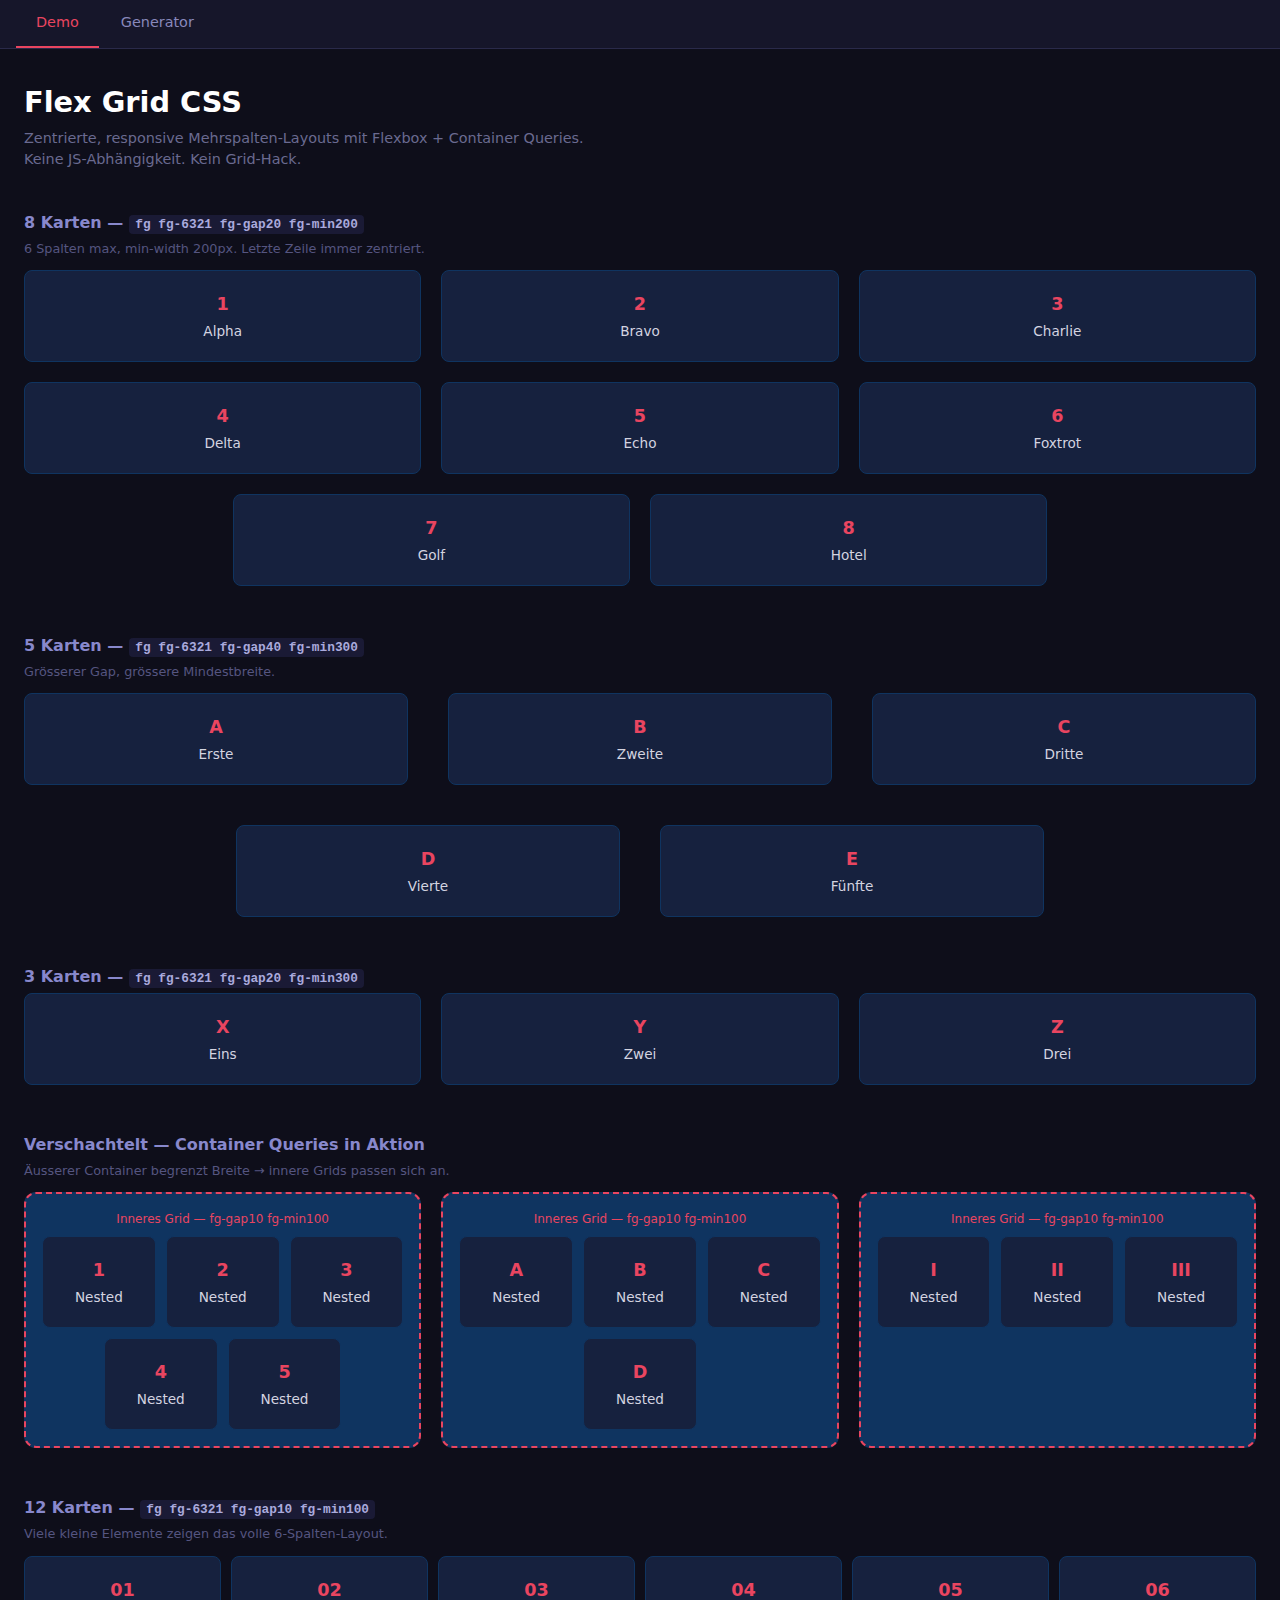
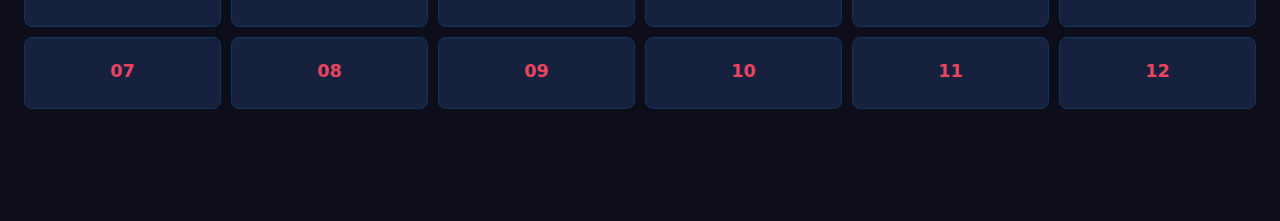
<file: index.html>
<!DOCTYPE html>
<html lang="de">
<head>
<meta charset="UTF-8">
<meta name="viewport" content="width=device-width, initial-scale=1.0">
<title>Flex Grid CSS — Demo</title>
<link rel="stylesheet" href="flexgrid.css">
<link rel="stylesheet" href="style.css">
</head>
<body>

<nav>
  <a href="index.html" class="active">Demo</a>
  <a href="generator.html">Generator</a>
</nav>

<main>
  <h1>Flex Grid CSS</h1>
  <p class="subtitle">Zentrierte, responsive Mehrspalten-Layouts mit Flexbox + Container Queries.<br>Keine JS-Abhängigkeit. Kein Grid-Hack.</p>

  <!-- Beispiel 1 -->
  <section>
    <h2>8 Karten — <code>fg fg-6321 fg-gap20 fg-min200</code></h2>
    <p class="info">6 Spalten max, min-width 200px. Letzte Zeile immer zentriert.</p>
    <div class="fg fg-6321 fg-gap20 fg-min200">
      <div class="card"><strong>1</strong>Alpha</div>
      <div class="card"><strong>2</strong>Bravo</div>
      <div class="card"><strong>3</strong>Charlie</div>
      <div class="card"><strong>4</strong>Delta</div>
      <div class="card"><strong>5</strong>Echo</div>
      <div class="card"><strong>6</strong>Foxtrot</div>
      <div class="card"><strong>7</strong>Golf</div>
      <div class="card"><strong>8</strong>Hotel</div>
    </div>
  </section>

  <!-- Beispiel 2 -->
  <section>
    <h2>5 Karten — <code>fg fg-6321 fg-gap40 fg-min300</code></h2>
    <p class="info">Grösserer Gap, grössere Mindestbreite.</p>
    <div class="fg fg-6321 fg-gap40 fg-min300">
      <div class="card"><strong>A</strong>Erste</div>
      <div class="card"><strong>B</strong>Zweite</div>
      <div class="card"><strong>C</strong>Dritte</div>
      <div class="card"><strong>D</strong>Vierte</div>
      <div class="card"><strong>E</strong>Fünfte</div>
    </div>
  </section>

  <!-- Beispiel 3 -->
  <section>
    <h2>3 Karten — <code>fg fg-6321 fg-gap20 fg-min300</code></h2>
    <div class="fg fg-6321 fg-gap20 fg-min300">
      <div class="card"><strong>X</strong>Eins</div>
      <div class="card"><strong>Y</strong>Zwei</div>
      <div class="card"><strong>Z</strong>Drei</div>
    </div>
  </section>

  <!-- Beispiel 4: Verschachtelt -->
  <section>
    <h2>Verschachtelt — Container Queries in Aktion</h2>
    <p class="info">Äusserer Container begrenzt Breite → innere Grids passen sich an.</p>
    <div class="fg fg-6321 fg-gap20 fg-min300">
      <div class="nested-outer">
        <div class="label">Inneres Grid — fg-gap10 fg-min100</div>
        <div class="fg fg-6321 fg-gap10 fg-min100">
          <div class="card"><strong>1</strong>Nested</div>
          <div class="card"><strong>2</strong>Nested</div>
          <div class="card"><strong>3</strong>Nested</div>
          <div class="card"><strong>4</strong>Nested</div>
          <div class="card"><strong>5</strong>Nested</div>
        </div>
      </div>
      <div class="nested-outer">
        <div class="label">Inneres Grid — fg-gap10 fg-min100</div>
        <div class="fg fg-6321 fg-gap10 fg-min100">
          <div class="card"><strong>A</strong>Nested</div>
          <div class="card"><strong>B</strong>Nested</div>
          <div class="card"><strong>C</strong>Nested</div>
          <div class="card"><strong>D</strong>Nested</div>
        </div>
      </div>
      <div class="nested-outer">
        <div class="label">Inneres Grid — fg-gap10 fg-min100</div>
        <div class="fg fg-6321 fg-gap10 fg-min100">
          <div class="card"><strong>I</strong>Nested</div>
          <div class="card"><strong>II</strong>Nested</div>
          <div class="card"><strong>III</strong>Nested</div>
        </div>
      </div>
    </div>
  </section>

  <!-- Beispiel 5 -->
  <section>
    <h2>12 Karten — <code>fg fg-6321 fg-gap10 fg-min100</code></h2>
    <p class="info">Viele kleine Elemente zeigen das volle 6-Spalten-Layout.</p>
    <div class="fg fg-6321 fg-gap10 fg-min100">
      <div class="card"><strong>01</strong></div>
      <div class="card"><strong>02</strong></div>
      <div class="card"><strong>03</strong></div>
      <div class="card"><strong>04</strong></div>
      <div class="card"><strong>05</strong></div>
      <div class="card"><strong>06</strong></div>
      <div class="card"><strong>07</strong></div>
      <div class="card"><strong>08</strong></div>
      <div class="card"><strong>09</strong></div>
      <div class="card"><strong>10</strong></div>
      <div class="card"><strong>11</strong></div>
      <div class="card"><strong>12</strong></div>
    </div>
  </section>
</main>

</body>
</html>
</file>
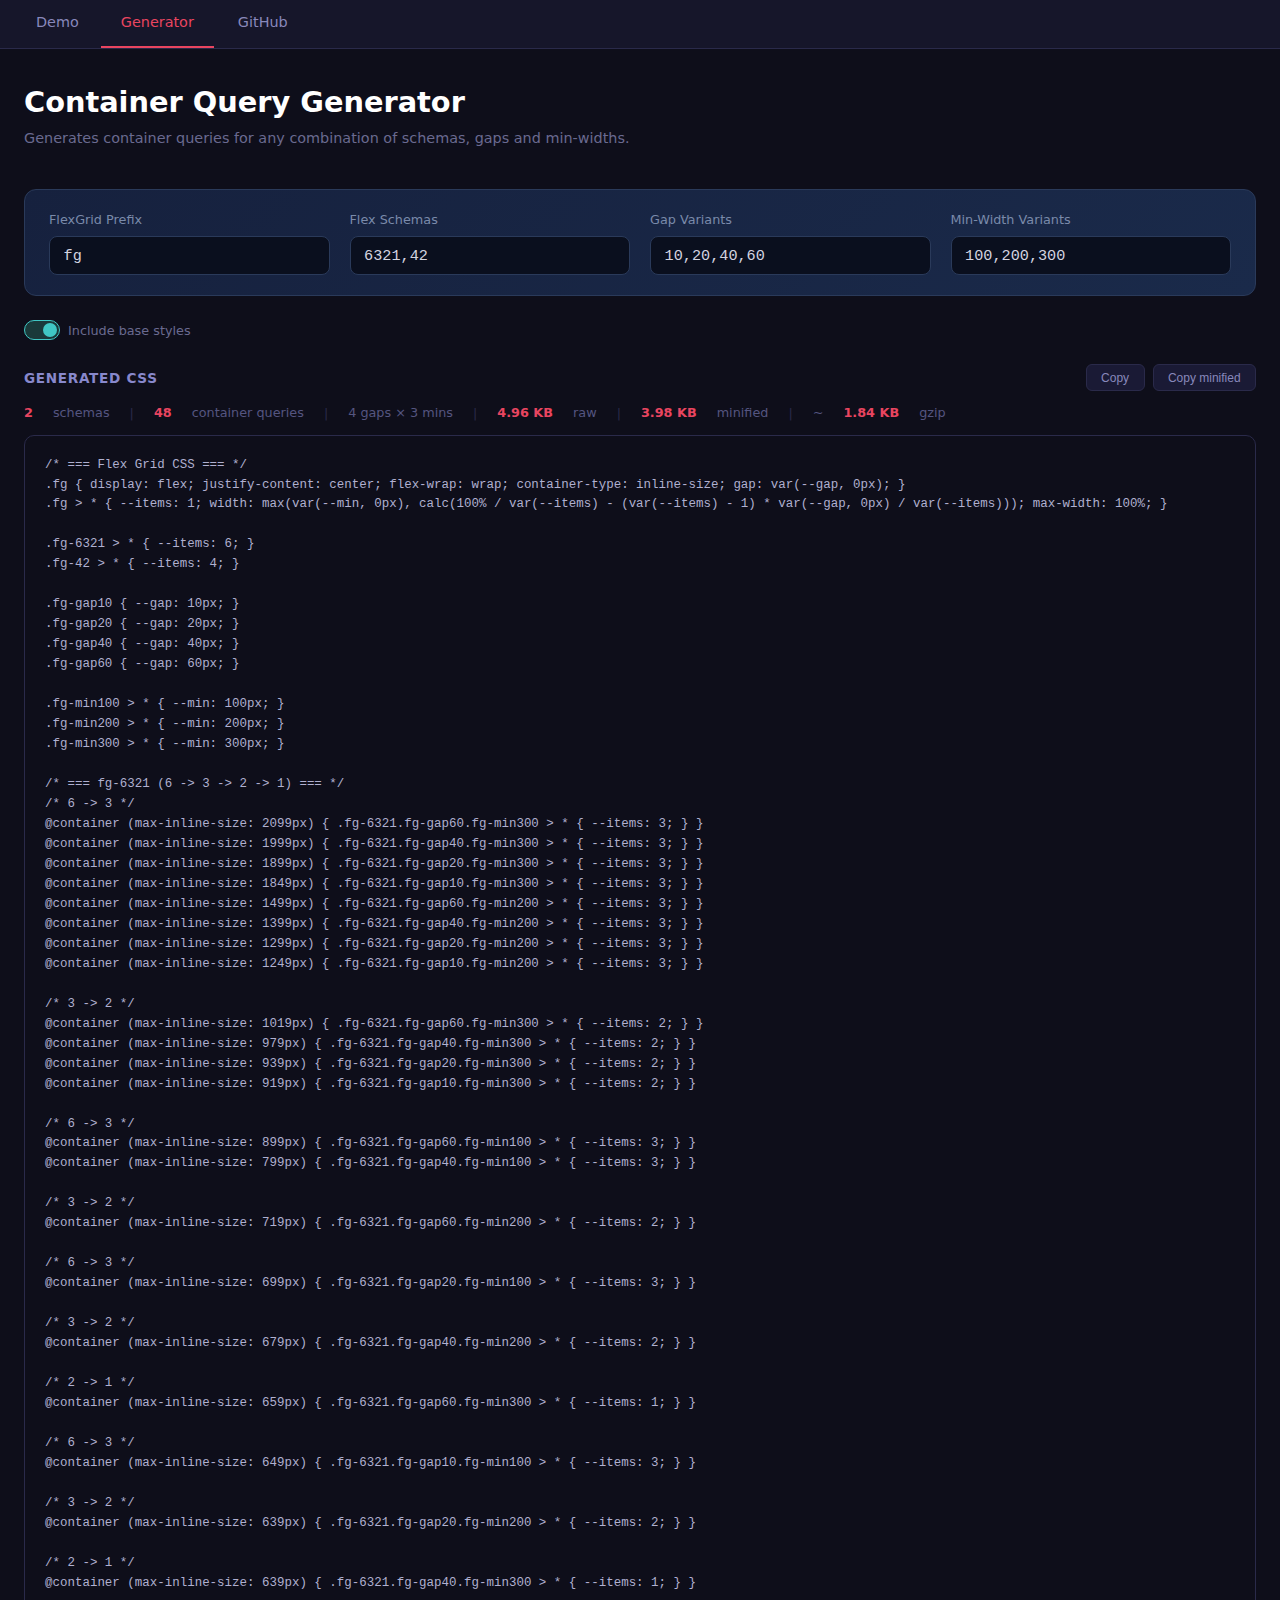
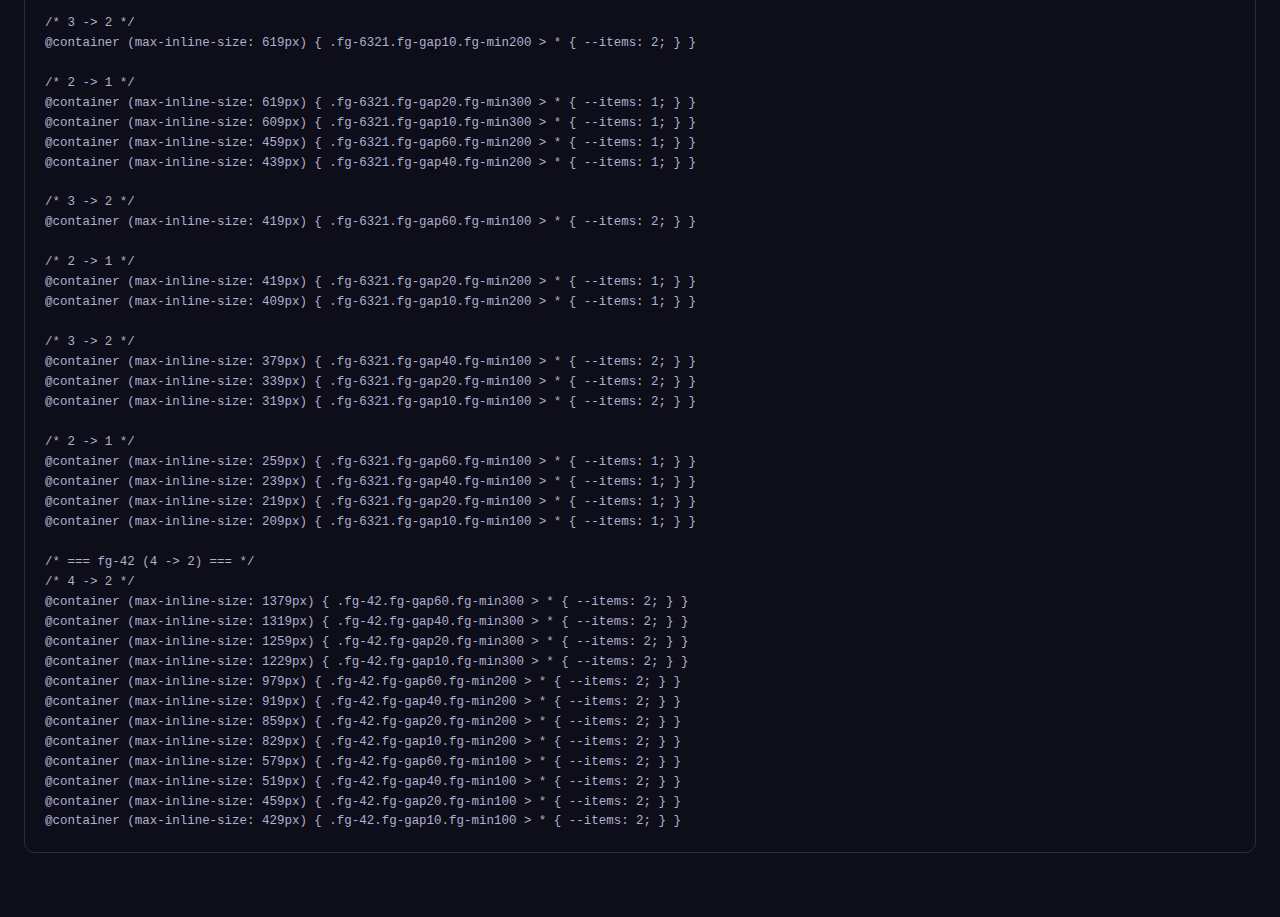
<file: generator.html>
<!DOCTYPE html>
<html lang="en">
<head>
<meta charset="UTF-8">
<meta name="viewport" content="width=device-width, initial-scale=1.0">
<title>Flex Grid CSS — Generator</title>
<link rel="stylesheet" href="style.css">
<style>
/* === Config Bar === */
.config-bar {
  background: linear-gradient(135deg, #16213e 0%, #1a2a4a 100%);
  border: 1px solid #2a3a5a;
  border-radius: 12px;
  padding: 1.25rem 1.5rem;
  margin-bottom: 1.5rem;
  display: grid;
  grid-template-columns: repeat(4, 1fr);
  gap: 1.25rem;
  align-items: end;
}

@media (max-width: 900px) {
  .config-bar { grid-template-columns: repeat(2, 1fr); }
}

@media (max-width: 500px) {
  .config-bar { grid-template-columns: 1fr; }
}

.field label {
  display: block;
  font-size: 0.8rem;
  color: #7a8aaa;
  margin-bottom: 0.4rem;
}

.field input {
  width: 100%;
  background: #0a0f1e;
  border: 1px solid #2a3a5a;
  border-radius: 8px;
  padding: 0.6rem 0.85rem;
  color: #d4d4e0;
  font-family: monospace;
  font-size: 0.95rem;
  transition: border-color 0.15s;
}

.field input:focus {
  outline: none;
  border-color: #40c8c4;
  box-shadow: 0 0 0 2px rgba(64, 200, 196, 0.15);
}

/* === Options Row === */
.options-row {
  display: flex;
  gap: 1.25rem;
  align-items: center;
  flex-wrap: wrap;
  margin-bottom: 1.5rem;
}

.toggle {
  display: flex;
  align-items: center;
  gap: 0.5rem;
  font-size: 0.8rem;
  color: #6a6a90;
  cursor: pointer;
}

.toggle input { display: none; }

.toggle .switch {
  width: 36px;
  height: 20px;
  background: #1a1a35;
  border: 1px solid #2a2a4a;
  border-radius: 10px;
  position: relative;
  transition: all 0.2s;
}

.toggle .switch::after {
  content: '';
  position: absolute;
  top: 2px;
  left: 2px;
  width: 14px;
  height: 14px;
  background: #555;
  border-radius: 50%;
  transition: all 0.2s;
}

.toggle input:checked + .switch {
  background: #1a3a3a;
  border-color: #40c8c4;
}

.toggle input:checked + .switch::after {
  left: 18px;
  background: #40c8c4;
}

/* === Output === */
.output-header {
  display: flex;
  justify-content: space-between;
  align-items: center;
  margin-bottom: 0.75rem;
}

.output-header h3 {
  font-size: 0.85rem;
  color: #8888cc;
  text-transform: uppercase;
  letter-spacing: 0.05em;
}

.copy-btn {
  padding: 0.35rem 0.9rem;
  background: #1a1a35;
  color: #8888bb;
  border: 1px solid #2a2a4a;
  border-radius: 6px;
  font-size: 0.75rem;
  cursor: pointer;
  transition: all 0.15s;
}

.copy-btn:hover { border-color: #e94560; color: #e94560; }
.copy-btn.copied { border-color: #40c057; color: #40c057; }

.stats {
  display: flex;
  flex-wrap: wrap;
  gap: 0.4rem 1.25rem;
  font-size: 0.8rem;
  color: #555580;
  margin-bottom: 0.75rem;
}

.stats b { color: #e94560; }
.stats .sep { color: #2a2a4a; }

#output {
  background: #0e0e1a;
  border: 1px solid #2a2a4a;
  border-radius: 10px;
  padding: 1.25rem;
  font-family: "SF Mono", "Fira Code", monospace;
  font-size: 0.78rem;
  line-height: 1.6;
  color: #b0b0d0;
  white-space: pre;
  overflow-x: auto;
  tab-size: 2;
  min-height: 300px;
}
</style>
</head>
<body>

<nav>
  <a href="index.html">Demo</a>
  <a href="generator.html" class="active">Generator</a>
  <span class="spacer"></span>
  <a href="https://github.com/mike-tuxedo/flexgrid-css" class="github">GitHub</a>
</nav>

<main>
  <h1>Container Query Generator</h1>
  <p class="subtitle">Generates container queries for any combination of schemas, gaps and min-widths.</p>

  <!-- Config Bar -->
  <div class="config-bar">
    <div class="field">
      <label>FlexGrid Prefix</label>
      <input type="text" id="prefix" value="fg">
    </div>
    <div class="field">
      <label>Flex Schemas</label>
      <input type="text" id="schemas" value="6321,42" placeholder="6321,421,31">
    </div>
    <div class="field">
      <label>Gap Variants</label>
      <input type="text" id="gaps" value="10,20,40,60">
    </div>
    <div class="field">
      <label>Min-Width Variants</label>
      <input type="text" id="mins" value="100,200,300">
    </div>
  </div>

  <!-- Options -->
  <div class="options-row">
    <label class="toggle">
      <input type="checkbox" id="includeBase" checked>
      <span class="switch"></span>
      Include base styles
    </label>
  </div>

  <!-- Output -->
  <div class="output-header">
    <h3>Generated CSS</h3>
    <div style="display:flex;gap:0.5rem">
      <button class="copy-btn" onclick="copyOutput(this, false)">Copy</button>
      <button class="copy-btn" onclick="copyOutput(this, true)">Copy minified</button>
    </div>
  </div>
  <div class="stats" id="stats"></div>
  <div id="output"></div>
</main>

<script>
function parseCSV(str) {
  return str.split(',').map(s => s.trim()).filter(Boolean);
}

function parseSchema(str) {
  // "6321" → [6,3,2,1], "421" → [4,2,1]
  return [...str].map(Number).filter(n => n > 0);
}

function gzipSize(str) {
  const raw = new TextEncoder().encode(str);
  const rawLen = raw.length;
  if (rawLen === 0) return 0;

  const freq = new Uint32Array(256);
  for (const b of raw) freq[b]++;

  let entropy = 0;
  for (let i = 0; i < 256; i++) {
    if (freq[i] === 0) continue;
    const p = freq[i] / rawLen;
    entropy -= p * Math.log2(p);
  }

  const entropyRatio = entropy / 8;
  const lz77Factor = 0.75;
  return Math.max(Math.ceil(rawLen * entropyRatio * lz77Factor) + 20, 20);
}

function minifyCSS(css) {
  return css
    .replace(/\/\*[\s\S]*?\*\//g, '')
    .replace(/\n/g, '')
    .replace(/\s{2,}/g, ' ')
    .replace(/\s*([{}:;,>*])\s*/g, '$1')
    .replace(/;}/g, '}')
    .trim();
}

function formatKB(bytes) {
  if (bytes < 1024) return bytes + ' B';
  return (bytes / 1024).toFixed(2) + ' KB';
}

function generate() {
  const prefix = document.getElementById('prefix').value.trim() || 'fg';
  const schemaStrs = parseCSV(document.getElementById('schemas').value);
  const gaps = parseCSV(document.getElementById('gaps').value).map(Number).filter(n => n > 0);
  const mins = parseCSV(document.getElementById('mins').value).map(Number).filter(n => n > 0);
  const includeBase = document.getElementById('includeBase').checked;

  const schemas = schemaStrs.map(s => ({ raw: s, steps: parseSchema(s) })).filter(s => s.steps.length >= 2);

  if (schemas.length === 0 || gaps.length === 0 || mins.length === 0) {
    document.getElementById('output').textContent = '/* Need at least 1 schema (2+ digits), 1 gap and 1 min-width */';
    document.getElementById('stats').innerHTML = '';
    return;
  }

  const lines = [];

  if (includeBase) {
    lines.push('/* === Flex Grid CSS === */');
    lines.push('.' + prefix + ' { display: flex; justify-content: center; flex-wrap: wrap; container-type: inline-size; gap: var(--gap, 0px); }');
    lines.push('.' + prefix + ' > * { --items: 1; width: max(var(--min, 0px), calc(100% / var(--items) - (var(--items) - 1) * var(--gap, 0px) / var(--items))); max-width: 100%; }');
    lines.push('');

    for (const schema of schemas) {
      lines.push('.' + prefix + '-' + schema.raw + ' > * { --items: ' + schema.steps[0] + '; }');
    }
    lines.push('');

    for (const g of gaps) {
      lines.push('.' + prefix + '-gap' + g + ' { --gap: ' + g + 'px; }');
    }
    lines.push('');

    for (const m of mins) {
      lines.push('.' + prefix + '-min' + m + ' > * { --min: ' + m + 'px; }');
    }
    lines.push('');
  }

  let totalQueries = 0;

  for (const schema of schemas) {
    const name = prefix + '-' + schema.raw;
    const steps = schema.steps;

    if (schemas.length > 1 || includeBase) {
      lines.push('/* === ' + name + ' (' + steps.join(' -> ') + ') === */');
    }

    const entries = [];
    for (let i = 0; i < steps.length - 1; i++) {
      const fromCols = steps[i];
      const toCols = steps[i + 1];

      for (const gap of gaps) {
        for (const min of mins) {
          const bp = fromCols * min + (fromCols - 1) * gap - 1;
          entries.push({ bp, gap, min, toCols, fromCols });
        }
      }
    }

    entries.sort((a, b) => b.bp - a.bp);

    let lastTransition = '';
    for (const e of entries) {
      const transition = e.fromCols + ' -> ' + e.toCols;
      if (transition !== lastTransition) {
        if (lastTransition) lines.push('');
        lines.push('/* ' + transition + ' */');
        lastTransition = transition;
      }
      lines.push('@container (max-inline-size: ' + e.bp + 'px) { .' + name + '.' + prefix + '-gap' + e.gap + '.' + prefix + '-min' + e.min + ' > * { --items: ' + e.toCols + '; } }');
      totalQueries++;
    }

    lines.push('');
  }

  const cssText = lines.join('\n').replace(/\n{3,}/g, '\n\n').trim();
  const minified = minifyCSS(cssText);
  const rawBytes = new TextEncoder().encode(cssText).length;
  const minBytes = new TextEncoder().encode(minified).length;
  const gzBytes = gzipSize(minified);

  document.getElementById('output').textContent = cssText;
  document.getElementById('stats').innerHTML =
    (schemas.length > 1 ? '<b>' + schemas.length + '</b> schemas <span class="sep">|</span> ' : '') +
    '<b>' + totalQueries + '</b> container queries' +
    ' <span class="sep">|</span> ' +
    gaps.length + ' gaps &times; ' + mins.length + ' mins' +
    ' <span class="sep">|</span> ' +
    '<b>' + formatKB(rawBytes) + '</b> raw' +
    ' <span class="sep">|</span> ' +
    '<b>' + formatKB(minBytes) + '</b> minified' +
    ' <span class="sep">|</span> ' +
    '~<b>' + formatKB(gzBytes) + '</b> gzip';
}

function copyOutput(btn, minified) {
  const text = document.getElementById('output').textContent;
  const content = minified ? minifyCSS(text) : text;
  const label = minified ? 'Copy minified' : 'Copy';
  navigator.clipboard.writeText(content).then(() => {
    btn.textContent = 'Copied!';
    btn.classList.add('copied');
    setTimeout(() => {
      btn.textContent = label;
      btn.classList.remove('copied');
    }, 2000);
  });
}

generate();

document.querySelectorAll('input').forEach(el => {
  el.addEventListener('change', generate);
  el.addEventListener('input', generate);
});
</script>

</body>
</html>
</file>
<file: flexgrid.css>
/* === Flex Grid CSS === */
.fg { display: flex; justify-content: center; flex-wrap: wrap; container-type: inline-size; gap: var(--gap, 0px); }
.fg > * { --items: 1; width: max(var(--min, 0px), calc(100% / var(--items) - (var(--items) - 1) * var(--gap, 0px) / var(--items))); max-width: 100%; }

.fg-6321 > * { --items: 6; }

.fg-gap10 { --gap: 10px; }
.fg-gap20 { --gap: 20px; }
.fg-gap40 { --gap: 40px; }

.fg-min100 > * { --min: 100px; }
.fg-min200 > * { --min: 200px; }
.fg-min300 > * { --min: 300px; }

/* === Container Queries: fg-6321 === */
/* Formel: breakpoint = items * min + (items - 1) * gap - 1 */

/* 6 -> 3 */
@container (max-inline-size: 1999px) { .fg-6321.fg-gap40.fg-min300 > * { --items: 3; } }
@container (max-inline-size: 1899px) { .fg-6321.fg-gap20.fg-min300 > * { --items: 3; } }
@container (max-inline-size: 1849px) { .fg-6321.fg-gap10.fg-min300 > * { --items: 3; } }
@container (max-inline-size: 1399px) { .fg-6321.fg-gap40.fg-min200 > * { --items: 3; } }
@container (max-inline-size: 1299px) { .fg-6321.fg-gap20.fg-min200 > * { --items: 3; } }
@container (max-inline-size: 1249px) { .fg-6321.fg-gap10.fg-min200 > * { --items: 3; } }
@container (max-inline-size: 799px) { .fg-6321.fg-gap40.fg-min100 > * { --items: 3; } }
@container (max-inline-size: 699px) { .fg-6321.fg-gap20.fg-min100 > * { --items: 3; } }
@container (max-inline-size: 649px) { .fg-6321.fg-gap10.fg-min100 > * { --items: 3; } }

/* 3 -> 2 */
@container (max-inline-size: 979px) { .fg-6321.fg-gap40.fg-min300 > * { --items: 2; } }
@container (max-inline-size: 939px) { .fg-6321.fg-gap20.fg-min300 > * { --items: 2; } }
@container (max-inline-size: 919px) { .fg-6321.fg-gap10.fg-min300 > * { --items: 2; } }
@container (max-inline-size: 679px) { .fg-6321.fg-gap40.fg-min200 > * { --items: 2; } }
@container (max-inline-size: 639px) { .fg-6321.fg-gap20.fg-min200 > * { --items: 2; } }
@container (max-inline-size: 619px) { .fg-6321.fg-gap10.fg-min200 > * { --items: 2; } }
@container (max-inline-size: 379px) { .fg-6321.fg-gap40.fg-min100 > * { --items: 2; } }
@container (max-inline-size: 339px) { .fg-6321.fg-gap20.fg-min100 > * { --items: 2; } }
@container (max-inline-size: 319px) { .fg-6321.fg-gap10.fg-min100 > * { --items: 2; } }

/* 2 -> 1 */
@container (max-inline-size: 639px) { .fg-6321.fg-gap40.fg-min300 > * { --items: 1; } }
@container (max-inline-size: 619px) { .fg-6321.fg-gap20.fg-min300 > * { --items: 1; } }
@container (max-inline-size: 609px) { .fg-6321.fg-gap10.fg-min300 > * { --items: 1; } }
@container (max-inline-size: 439px) { .fg-6321.fg-gap40.fg-min200 > * { --items: 1; } }
@container (max-inline-size: 419px) { .fg-6321.fg-gap20.fg-min200 > * { --items: 1; } }
@container (max-inline-size: 409px) { .fg-6321.fg-gap10.fg-min200 > * { --items: 1; } }
@container (max-inline-size: 239px) { .fg-6321.fg-gap40.fg-min100 > * { --items: 1; } }
@container (max-inline-size: 219px) { .fg-6321.fg-gap20.fg-min100 > * { --items: 1; } }
@container (max-inline-size: 209px) { .fg-6321.fg-gap10.fg-min100 > * { --items: 1; } }
</file>
<file: style.css>
/* === Shared Site Styles === */
* { box-sizing: border-box; margin: 0; }

body {
  font-family: system-ui, -apple-system, sans-serif;
  background: #0e0e1a;
  color: #d4d4e0;
  line-height: 1.5;
}

nav {
  display: flex;
  gap: 2px;
  background: #16162a;
  padding: 0 1rem;
  border-bottom: 1px solid #2a2a4a;
}

nav a {
  padding: 0.75rem 1.25rem;
  color: #8888bb;
  text-decoration: none;
  font-size: 0.9rem;
  font-weight: 500;
  border-bottom: 2px solid transparent;
  transition: color 0.15s, border-color 0.15s;
}

nav a:hover { color: #c4c4f0; }
nav a.active { color: #e94560; border-bottom-color: #e94560; }

main {
  max-width: 1400px;
  margin: 0 auto;
  padding: 2rem 1.5rem 4rem;
}

h1 {
  font-size: 1.8rem;
  font-weight: 700;
  color: #fff;
  margin-bottom: 0.25rem;
}

.subtitle {
  color: #6a6a90;
  margin-bottom: 2.5rem;
  font-size: 0.9rem;
}

section { margin-bottom: 3rem; }

h2 {
  font-size: 1rem;
  color: #8888cc;
  margin-bottom: 0.25rem;
}

h2 code {
  font-size: 0.8rem;
  background: #1a1a35;
  padding: 0.15em 0.5em;
  border-radius: 4px;
  color: #aaaadd;
}

.info {
  font-size: 0.8rem;
  color: #555580;
  margin-bottom: 0.75rem;
}

/* === Card === */
.card {
  background: #16213e;
  border: 1px solid #0f3460;
  border-radius: 8px;
  padding: 1.25rem 1rem;
  text-align: center;
  font-size: 0.85rem;
}

.card strong {
  display: block;
  font-size: 1.1rem;
  margin-bottom: 0.2rem;
  color: #e94560;
}

/* === Nested === */
.nested-outer {
  background: #0f3460;
  border: 2px dashed #e94560;
  border-radius: 12px;
  padding: 1rem;
}

.nested-outer > .label {
  width: 100%;
  text-align: center;
  margin-bottom: 0.5rem;
  font-size: 0.75rem;
  color: #e94560;
}
</file>
